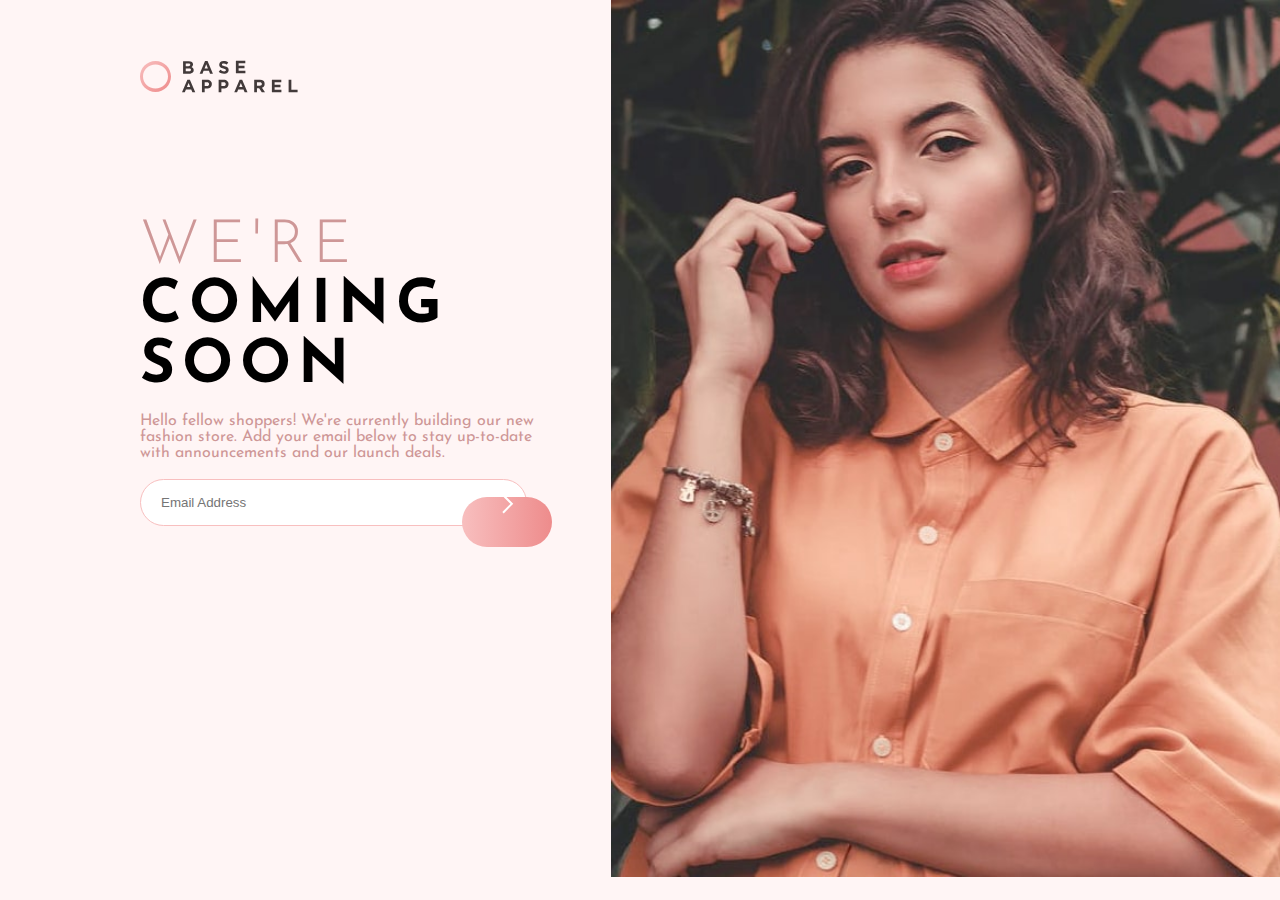
<file: index.html>
<!DOCTYPE html>
<html lang="en">
<head>
    <meta charset="UTF-8">
    <meta http-equiv="X-UA-Compatible" content="IE=edge">
    <meta name="viewport" content="width=device-width, initial-scale=1.0">
    <title>Frontend Mentor | Base Apparel coming soon page</title>
    <link rel="stylesheet" href="style.css">
    <link rel="shortcut icon" href="images/favicon-32x32.png" type="image/x-icon">
</head>
<body>
    <main>
        <div class="texto">
            <div class="top">
                <img class="logo" src="images/logo.svg" alt="logo-marca"><br>
                <img class="foto-mulher" src="images/hero-mobile.jpg" alt="foto-mulher" srcset="">
            </div>
            <h1>
                <span>WE'RE</span> <br> COMING <br> SOON
            </h1>
                <p>
                    Hello fellow shoppers! We're currently building our new fashion store.
                    Add your email below to stay up-to-date with announcements and our launch deals.
                </p>
            <form action="paginas/index.html" id="form"  method="get">
                
                <input type="email" name="email" id="email" placeholder="Email Address"value="">
                
                <input class="submit" type="submit" value="">

                <img class="seta" src="images/icon-arrow.svg" alt="">
                <div id="erro"></div>
                <img id="img-erro" src="images/icon-error.svg" alt="img-erro">
            </form>
        </div>

    </main>

    <script src="script.js"></script>

</body>
</html>
</file>
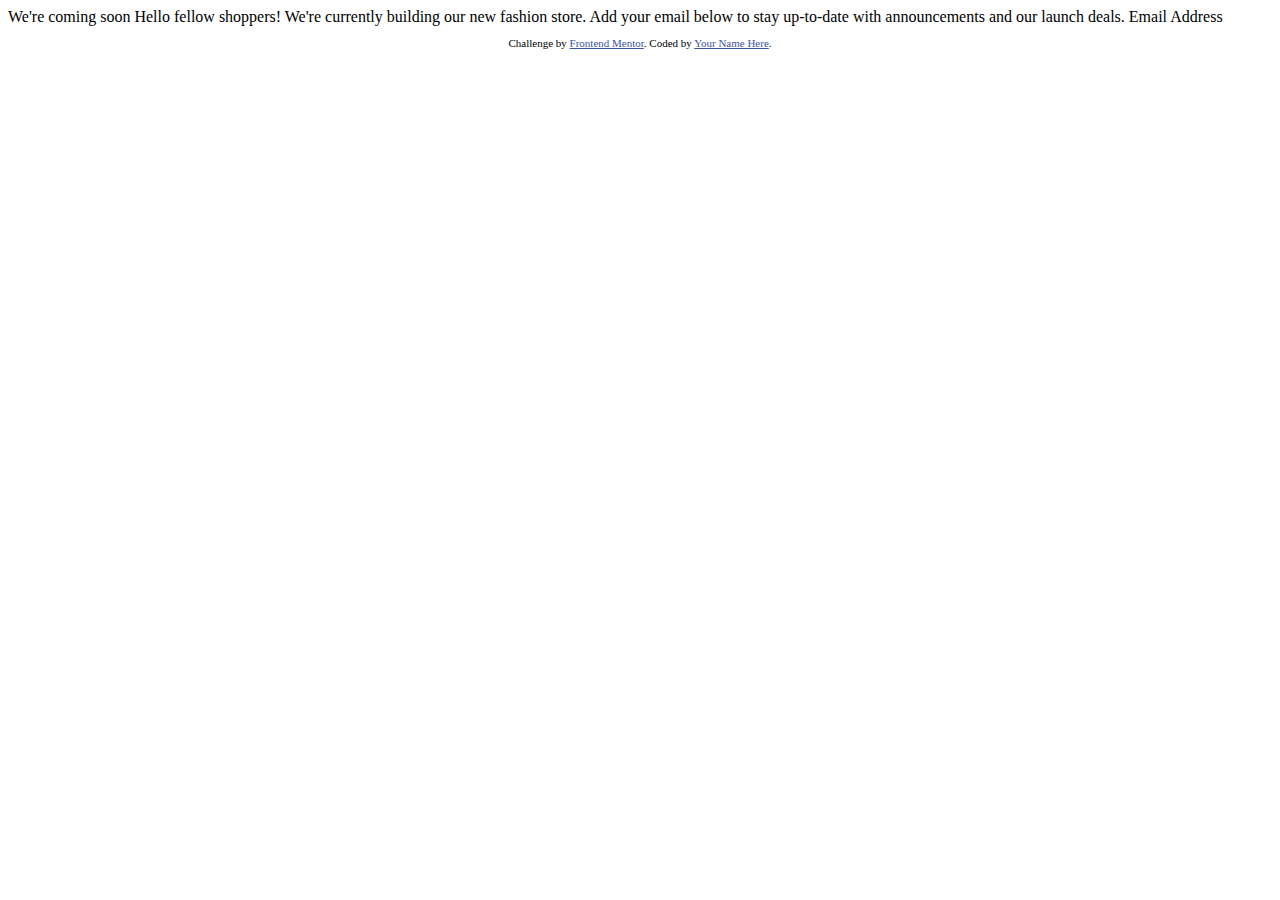
<file: base-apparel-coming-soon-master/index.html>
<!DOCTYPE html>
<html lang="en">
<head>
  <meta charset="UTF-8">
  <meta name="viewport" content="width=device-width, initial-scale=1.0"> <!-- displays site properly based on user's device -->

  <link rel="icon" type="image/png" sizes="32x32" href="./images/favicon-32x32.png">
  
  <title>Frontend Mentor | Base Apparel coming soon page</title>

  <!-- Feel free to remove these styles or customise in your own stylesheet 👍 -->
  <style>
    .attribution { font-size: 11px; text-align: center; }
    .attribution a { color: hsl(228, 45%, 44%); }
  </style>
</head>
<body>

  We're coming soon

  Hello fellow shoppers! We're currently building our new fashion store. 
  Add your email below to stay up-to-date with announcements and our launch deals.

  Email Address
  
  <footer>
    <p class="attribution">
      Challenge by <a href="https://www.frontendmentor.io?ref=challenge" target="_blank">Frontend Mentor</a>. 
      Coded by <a href="#">Your Name Here</a>.
    </p>
  </footer>
</body>
</html>
</file>
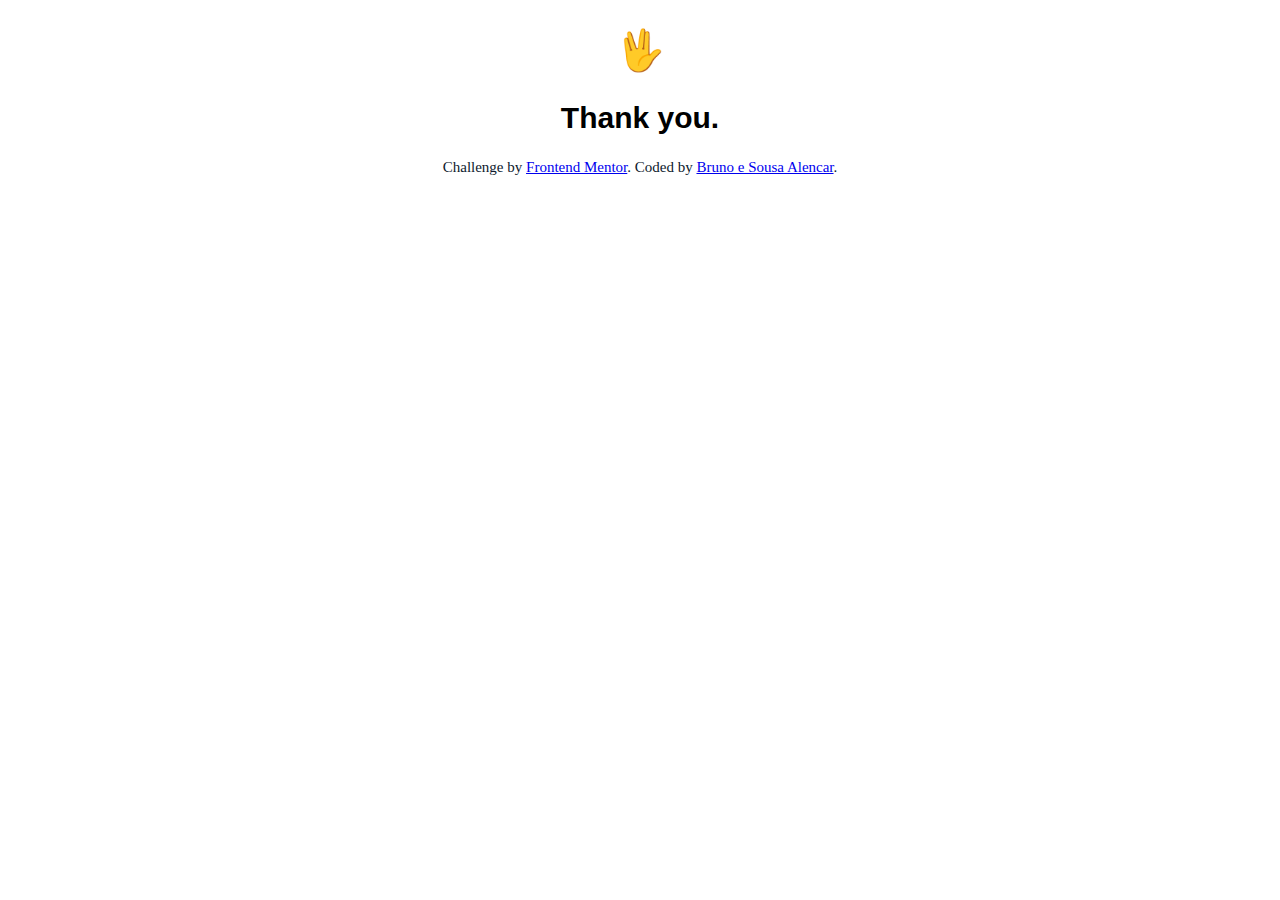
<file: paginas/index.html>
<!DOCTYPE html>
<html lang="en">
<head>
    <meta charset="UTF-8">
    <meta http-equiv="X-UA-Compatible" content="IE=edge">
    <meta name="viewport" content="width=device-width, initial-scale=1.0">
    <link rel="icon" type="image/png" sizes="32x32" href="./images/favicon-32x32.png">
    <title>Frontend Mentor | Intro component with sign up form</title></title>
    <link rel="stylesheet" href="style2.css">
</head>
<body>
    <main>
        <h1>🖖​</h1>
        <h2>Thank you.</h2>
    </main>
    <footer>
        <div class="referencias">
            Challenge by <a class="links" href="https://www.frontendmentor.io?ref=challenge" target="_blank">Frontend Mentor</a>.
            Coded by <a class="links" target="_blank" href="https://github.com/BrunoeSousaAlencar">Bruno e Sousa Alencar</a>.
        </div>
    </footer>
</body>
</html>
</file>
<file: style.css>
@charset "UTF-8";

@import url('https://fonts.googleapis.com/css2?family=Josefin+Sans:wght@300;400;600&display=swap');

:root{
    --Desaturated-Red: hsl(0, 36%, 70%);
    --Soft-Red: hsl(0, 93%, 68%);
    --Dark-Grayish-Red: hsl(0, 6%, 24%);

    --color:hsl(0, 0%, 100%);
    --color1:hsl(0, 100%, 98%);
    --color2:hsl(0, 80%, 86%);
    --color3:hsl(0, 74%, 74%);
}

body{
    margin: 0;
    padding: 0;
    box-sizing: border-box;
    font-family: 'Josefin Sans', sans-serif;
    font-size: 16px;
    background-color: var(--color1);
    background-image: url(images/hero-desktop.jpg);
    background-repeat: no-repeat;
    background-position: right top;
    background-size: contain;
    height: 90.8vh;
}

main{
    display: flex; 
    margin: 60px 0px 0px 140px;
}

h1{
    letter-spacing: 7px;
    margin-top: 120px;
    font-size: 60px;
    margin-bottom: 0;
}

span{
    font-weight: 300;
    color: var(--Desaturated-Red);
}
.top{
    display: block;
}

.foto-mulher{
    display: none;
}

p{
    color: var(--Desaturated-Red);
    width: 400px; 
}

#email{
    border: 1px solid var(--color2);
    border-radius: 40px;
    padding: 15px;
    padding-left: 20px;
    width: 350px;
    outline: unset;
    
}

#emial::placeholder{
    color: var(--Dark-Grayish-Red);
}

#email:focus-within{
    border: 1px solid var(--color2);

}

.submit{
    background-image: linear-gradient( to left, var(--color3),var(--color2) );
    color: white;
    background-repeat: no-repeat;
    background-position: center center;
    position: relative;
    right: 70px;
    top: 20px;
    width: 90px;
    height: 50px;
    border-radius: 30px;
    cursor: pointer;
    border: none;
}

.seta{
    position: relative;
    right: 125px;
    top: 7px;
    cursor: default;
}

.submit:hover{
    background: var(--color3);
    box-shadow: 0px 15px 10px var(--color2);
}

#img-erro{
    position: relative;
    left: 287px;
    bottom: 50px;
    display: none;
}

#erro{
    font-weight: 300;
    font-size: 15px;
    color: var(--Soft-Red);
    position: relative;
    top: 10px;
    left: 21px;
}

@media (max-width: 1200px){
    main{
        display: flex;
        margin: 60px 0px 0px 70px;
    }

    form{
        margin-bottom: 50px;
    }
}

@media (max-width: 1020px){

    main{
        display: grid; 
        margin: 60px 0px 0px 0px;
        place-items: center;
    }

    body{
        background-image: none;
    }

    h1{
        margin-top: 60px;
    }

    .logo{
        margin: 0px 0px 30px 20px;
    }

    .foto-mulher{
        width: 600px;
        margin: auto 0;
        display: grid;
        place-items: center;
    }

    #erro{
        font-weight: 300;
        font-size: 15px;
        color: var(--Soft-Red);
        position: relative;
        left: 20px;
        bottom: 0px;
        top: 6px;
    }
}

@media (max-width: 650px){

    h1{
        letter-spacing: 7px;
        font-size: 60px;
        text-align: center;
        margin-top: 70px;
        margin-bottom: 20px;
    }

    p{
        width: 80vw;
        text-align: center;
        margin: auto;
        margin-bottom: 20px;
    }

    .foto-mulher{
        width: 97vw;
    }

    #email{
        width: 250px;
    }

    form{
        margin: auto;
        display: grid;
        place-items: center;
    }

    .seta{
        position: relative;
        left: 100px;
        top: -82px;
        
    }

    .submit{
        position: relative;
        left: 100px;
        top: -49px;
    }

    #img-erro{
        position: relative;
        left: 33px;
        bottom: 120px;
        display: none;
    }

    #erro{
        font-weight: 300;
        font-size: 15px;
        color: var(--Soft-Red);
        position: relative;
        left: -35px;
        bottom: 0px;
        top: -59px;
    }
}

@media (max-width: 500px){

    main{
        display: grid; 
        margin: 0px 0px 0px 0px;
        place-items: center;
    }

    .logo{
        margin: 40px 0px 30px 20px;
    }

    .foto-mulher{
        width: 95.5vw;
        display: grid;
        place-items: center;
        margin: 0 ;
    }

}
</file>
<file: paginas/style2.css>
main{
    margin: auto;
    text-align: center;
    font-family: Arial, Helvetica, sans-serif;
    font-size: 20px
}
.referencias{
    color:#0D1A2D;
    text-align: center;
    margin-top: 12px;
    font-size: 15px
}

a:hover{
    text-decoration: none;
}
</file>
